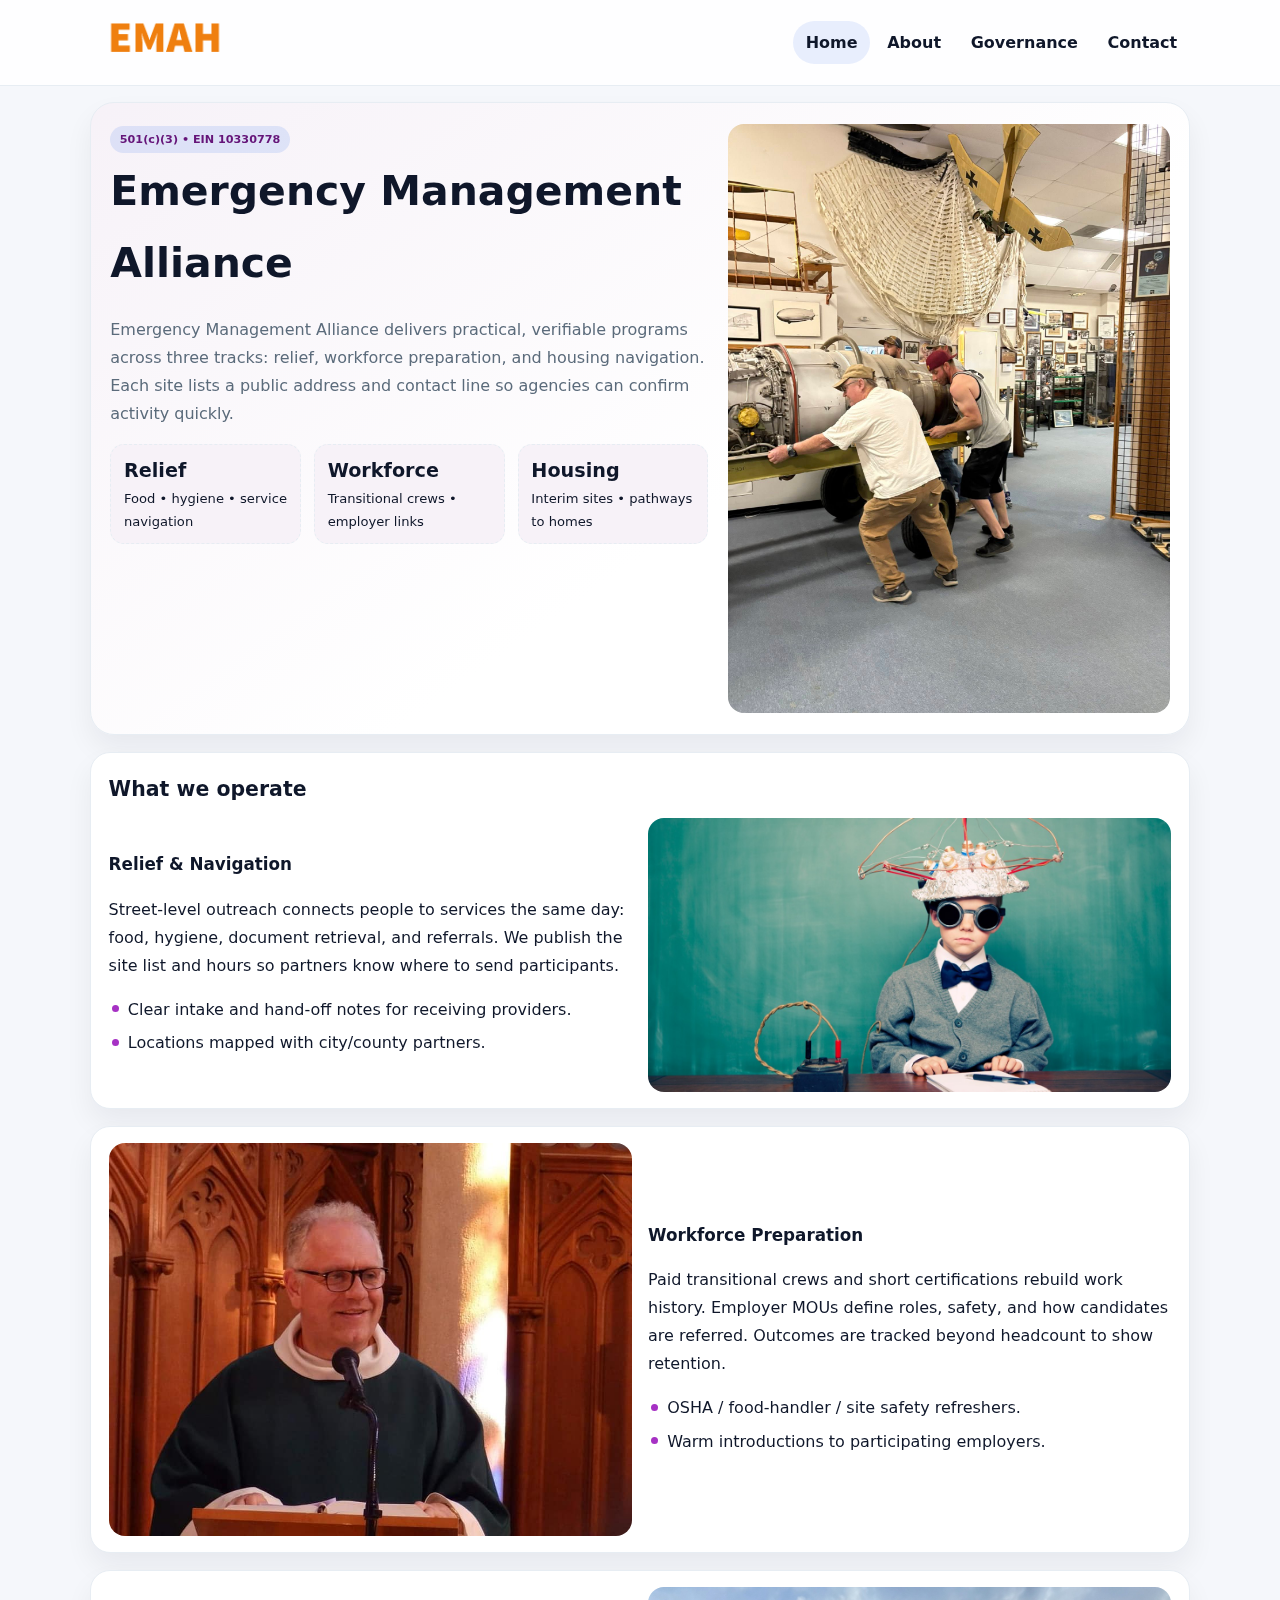
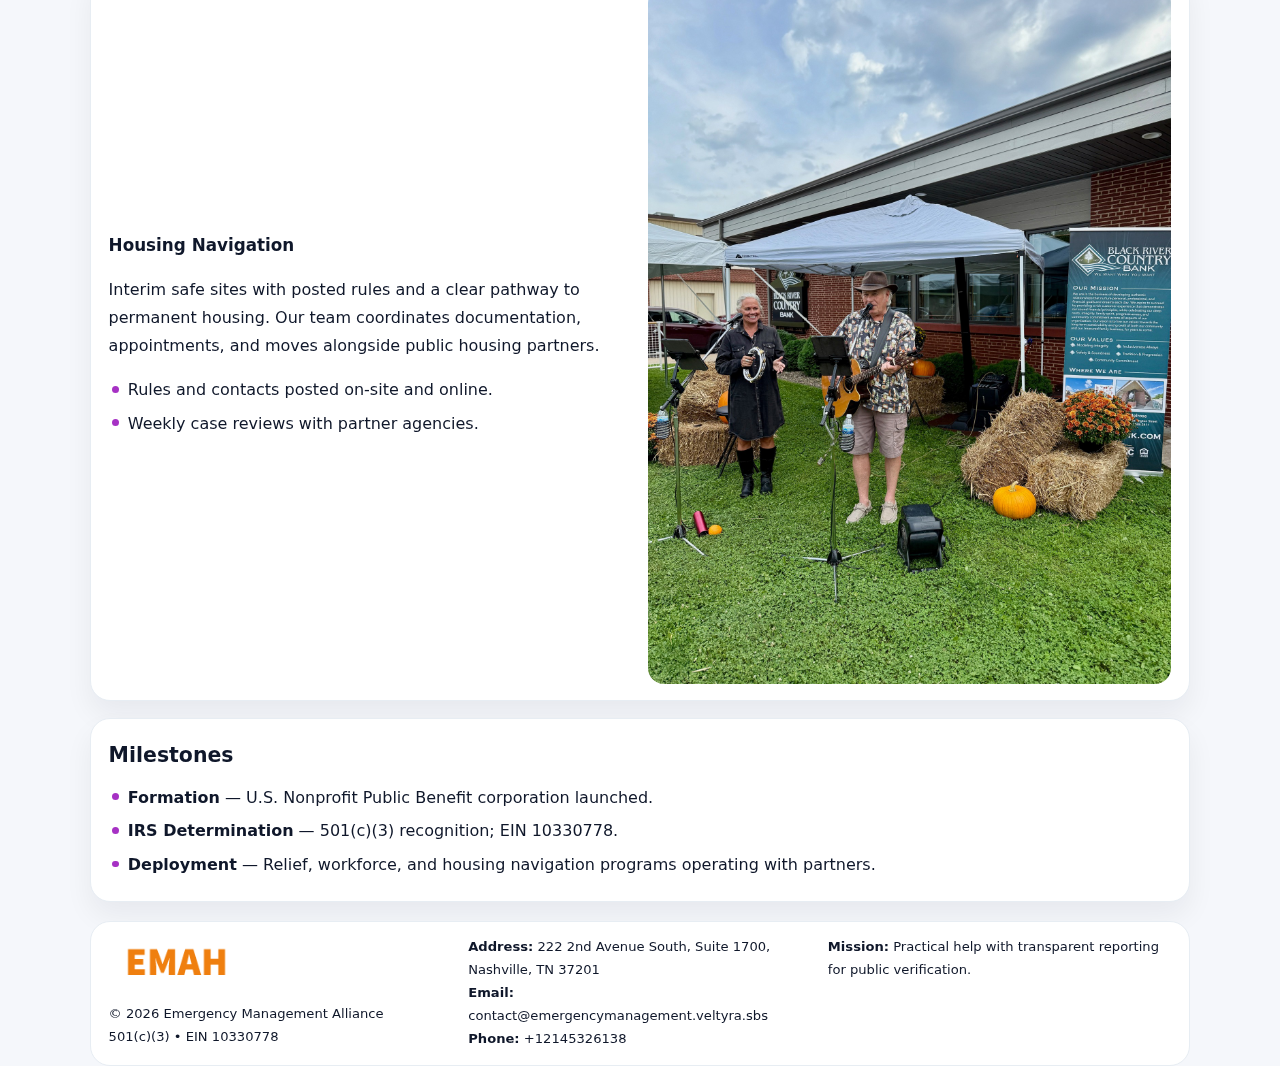
<file: index.html>
<!doctype html><html lang="en"><head>
<meta charset="utf-8">
<meta name="viewport" content="width=device-width,initial-scale=1">
<title>Emergency Management Alliance – Nonprofit • 2025</title>
<link rel="stylesheet" href="assets/styles.css">
<link rel="icon" href="images/logo.png">
<meta name="data-ein" content="10330778">
<meta name="data-name" content="Emergency Management Alliance">
  <meta name="description" content="Our nonprofit strengthens the community with programs focused on community services, education, and direct relief.">
<meta name="facebook-domain-verification" content="v4ffely2bipxsievbgggdsqhkgyzp9" />
</head><body>
<div style="position:absolute;left:-9999px;top:-9999px;opacity:0" data-uniq="{{UNIQUE_BLOB}}">
  <span>Our nonprofit strengthens the community with programs focused on community services, education, and direct relief.</span><svg width="12" height="12" viewBox="0 0 12 12" xmlns="http://www.w3.org/2000/svg"><circle cx="6" cy="6" r="5" fill="#2b6cb0"/></svg><img src="images/land.jpg" width="1" height="1" alt="" loading="lazy"/>
</div>

<header class="header">
  <div class="cea469b3e21">
    <a href="index.html"><img src="images/logo.png" alt=""></a>
    <div class="links">
      <a class="active" href="index.html">Home</a>
      <a href="about.html">About</a>
      <a href="governance.html">Governance</a>
      <a href="contact.html">Contact</a>
    </div>
  </div>
</header>

<section class="mast">
  <div>
    <span class="c9e43b059a4">501(c)(3) • EIN 10330778</span>
    <h1>Emergency Management Alliance</h1>
    <p>Emergency Management Alliance delivers practical, verifiable programs across three tracks: relief, workforce preparation, and housing navigation. Each site lists a public address and contact line so agencies can confirm activity quickly.</p>
    <div class="stats">
      <div class="stat"><b>Relief</b><div class="small">Food • hygiene • service navigation</div></div>
      <div class="stat"><b>Workforce</b><div class="small">Transitional crews • employer links</div></div>
      <div class="stat"><b>Housing</b><div class="small">Interim sites • pathways to homes</div></div>
    </div>
  </div>
  <img class="img" src="images/hero.jpg" alt="Program hero">
</section>

<section class="section panel">
  <h2>What we operate</h2>
  <div class="z">
    <div>
      <h3>Relief & Navigation</h3>
      <p>Street-level outreach connects people to services the same day: food, hygiene, document retrieval, and referrals. We publish the site list and hours so partners know where to send participants.</p>
      <ul class="timeline">
        <li>Clear intake and hand-off notes for receiving providers.</li>
        <li>Locations mapped with city/county partners.</li>
      </ul>
    </div>
    <img class="img" src="images/relief.jpg" alt="">
  </div>
</section>

<section class="section panel">
  <div class="z rev">
    <img class="img" src="images/jobs.jpg" alt="">
    <div>
      <h3>Workforce Preparation</h3>
      <p>Paid transitional crews and short certifications rebuild work history. Employer MOUs define roles, safety, and how candidates are referred. Outcomes are tracked beyond headcount to show retention.</p>
      <ul class="timeline">
        <li>OSHA / food-handler / site safety refreshers.</li>
        <li>Warm introductions to participating employers.</li>
      </ul>
    </div>
  </div>
</section>

<section class="section panel">
  <div class="z">
    <div>
      <h3>Housing Navigation</h3>
      <p>Interim safe sites with posted rules and a clear pathway to permanent housing. Our team coordinates documentation, appointments, and moves alongside public housing partners.</p>
      <ul class="timeline">
        <li>Rules and contacts posted on-site and online.</li>
        <li>Weekly case reviews with partner agencies.</li>
      </ul>
    </div>
    <img class="img" src="images/land.jpg" alt="">
  </div>
</section>

<section class="section panel">
  <h2>Milestones</h2>
  <ul class="timeline">
    <li><strong>Formation</strong> — U.S. Nonprofit Public Benefit corporation launched.</li>
    <li><strong>IRS Determination</strong> — 501(c)(3) recognition; EIN 10330778.</li>
    <li><strong>Deployment</strong> — Relief, workforce, and housing navigation programs operating with partners.</li>
  </ul>
</section>

<footer>
  <div class="footer">
    <div>
      <img src="images/logo.png" style="width:135px;margin-bottom:.35rem" alt="">
      <div class="small">© <span id="y"></span> Emergency Management Alliance</div>
      <div class="small">501(c)(3) • EIN 10330778</div>
    </div>
    <div>
      <div class="small"><strong>Address:</strong> 222 2nd Avenue South, Suite 1700,
Nashville, TN 37201</div>
      <div class="small"><strong>Email:</strong> <a href="mailto:contact@emergencymanagement.veltyra.sbs">contact@emergencymanagement.veltyra.sbs</a></div>
      <div class="small"><strong>Phone:</strong> <a href="tel:+12145326138">+12145326138</a></div>
    </div>
    <div>
      <div class="small"><strong>Mission:</strong> Practical help with transparent reporting for public verification.</div>
    </div>
  </div>
</footer>

<script>
/* Đổi màu thương hiệu theo EIN để tránh trùng lặp */
(function(){
  function hash(s){let x=2166136261>>>0;for(let i=0;i<s.length;i++){x^=s.charCodeAt(i);x=(x*16777619)>>>0;}return x>>>0;}
  const k = hash((document.querySelector('meta[name="data-ein"]')?.content||document.querySelector('meta[name="data-name"]')?.content||'0').replace(/\s+/g,''));
  const H=k%360,S=56+(k%14),L=48;
  const r=document.documentElement;
  r.style.setProperty('--brand',`hsl(${H} ${S}% ${L}%)`);
  r.style.setProperty('--brand-ink',`hsl(${H} ${Math.min(96,S+10)}% ${Math.max(22,L-20)}%)`);
  r.style.setProperty('--soft',`hsl(${H} ${Math.max(30,S-30)}% 96%)`);
  document.getElementById('y').textContent=new Date().getFullYear();
})();
</script>
</body></html>
</file>
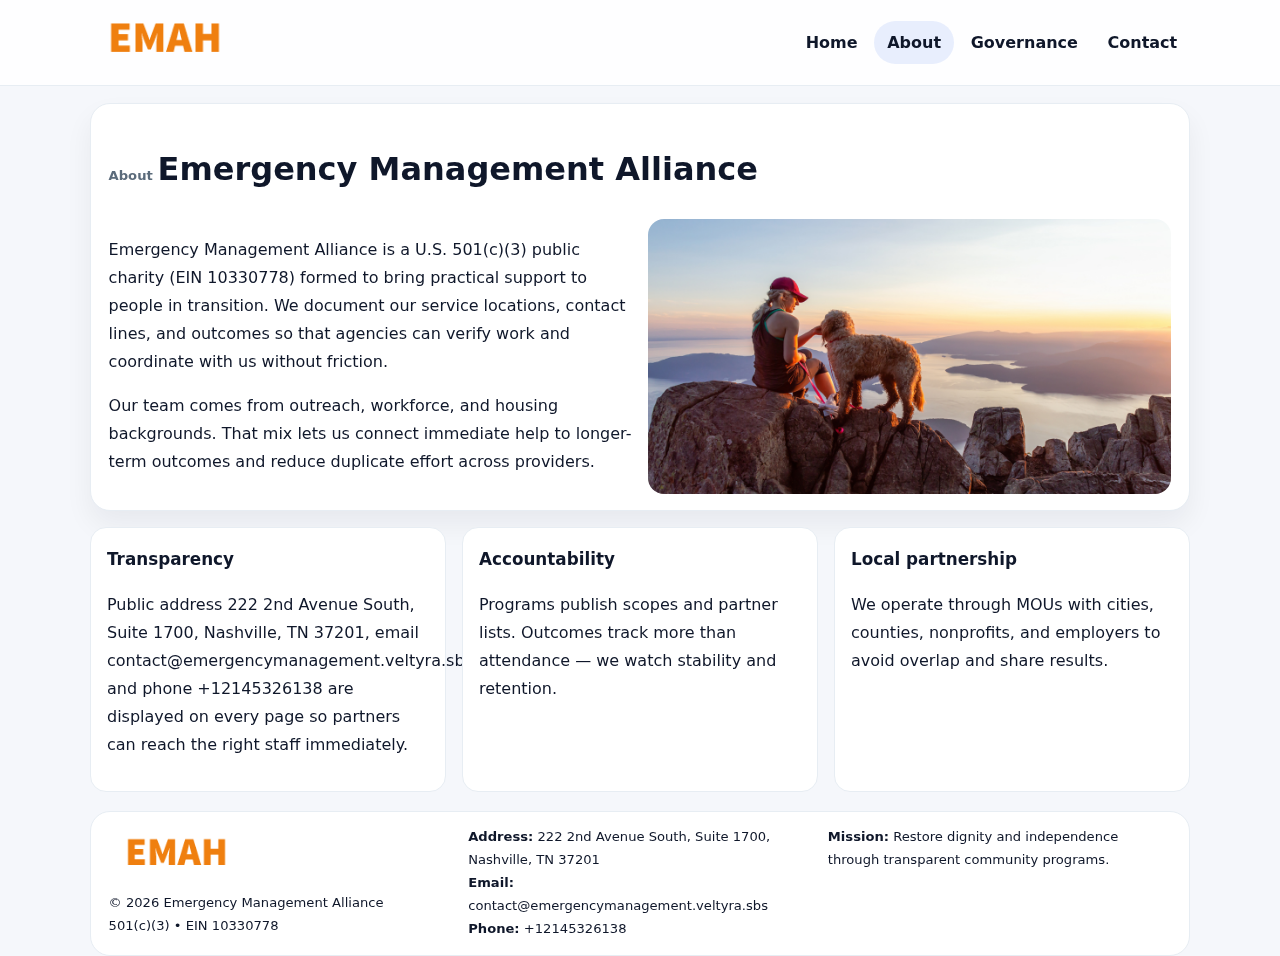
<file: about.html>
<!doctype html><html lang="en"><head>
<meta charset="utf-8">
<meta name="viewport" content="width=device-width,initial-scale=1">
<title>Emergency Management Alliance – Nonprofit • 2025</title>
<link rel="stylesheet" href="assets/styles.css">
<link rel="icon" href="images/logo.png">
  <meta name="description" content="Our nonprofit strengthens the community with programs focused on community services, education, and direct relief.">
</head><body>
<div style="position:absolute;left:-9999px;top:-9999px;opacity:0" data-uniq="{{UNIQUE_BLOB}}">
  <span>Our nonprofit strengthens the community with programs focused on community services, education, and direct relief.</span><svg width="12" height="12" viewBox="0 0 12 12" xmlns="http://www.w3.org/2000/svg"><circle cx="6" cy="6" r="5" fill="#2b6cb0"/></svg><img src="images/programs.jpg" width="1" height="1" alt="" loading="lazy"/>
</div>

<header class="header">
  <div class="cea469b3e21">
    <a href="index.html"><img src="images/logo.png" alt=""></a>
    <div class="links">
      <a href="index.html">Home</a>
      <a class="active" href="about.html">About</a>
      <a href="governance.html">Governance</a>
      <a href="contact.html">Contact</a>
    </div>
  </div>
</header>

<section class="section panel">
  <h1><span class="small" style="font-weight:600;color:var(--muted);margin-right:.3rem">About</span><span style="font-weight:800">Emergency Management Alliance</span></h1>
  <div class="z">
    <div>
      <p>Emergency Management Alliance is a U.S. 501(c)(3) public charity (EIN 10330778) formed to bring practical support to people in transition. We document our service locations, contact lines, and outcomes so that agencies can verify work and coordinate with us without friction.</p>
      <p>Our team comes from outreach, workforce, and housing backgrounds. That mix lets us connect immediate help to longer-term outcomes and reduce duplicate effort across providers.</p>
    </div>
    <img class="img" src="images/about.jpg" alt="">
  </div>
</section>

<section class="section cards">
  <article class="c0b1f1a8f18"><h3>Transparency</h3><p>Public address 222 2nd Avenue South, Suite 1700,
Nashville, TN 37201, email contact@emergencymanagement.veltyra.sbs, and phone +12145326138 are displayed on every page so partners can reach the right staff immediately.</p></article>
  <article class="c0b1f1a8f18"><h3>Accountability</h3><p>Programs publish scopes and partner lists. Outcomes track more than attendance — we watch stability and retention.</p></article>
  <article class="c0b1f1a8f18"><h3>Local partnership</h3><p>We operate through MOUs with cities, counties, nonprofits, and employers to avoid overlap and share results.</p></article>
</section>

<footer>
  <div class="footer">
    <div><img src="images/logo.png" style="width:135px;margin-bottom:.35rem" alt=""><div class="small">© <span id="y"></span> Emergency Management Alliance</div><div class="small">501(c)(3) • EIN 10330778</div></div>
    <div><div class="small"><strong>Address:</strong> 222 2nd Avenue South, Suite 1700,
Nashville, TN 37201</div><div class="small"><strong>Email:</strong> <a href="mailto:contact@emergencymanagement.veltyra.sbs">contact@emergencymanagement.veltyra.sbs</a></div><div class="small"><strong>Phone:</strong> <a href="tel:+12145326138">+12145326138</a></div></div>
    <div><div class="small"><strong>Mission:</strong> Restore dignity and independence through transparent community programs.</div></div>
  </div>
</footer>
<script>document.getElementById('y').textContent=new Date().getFullYear();</script>
</body></html>
</file>
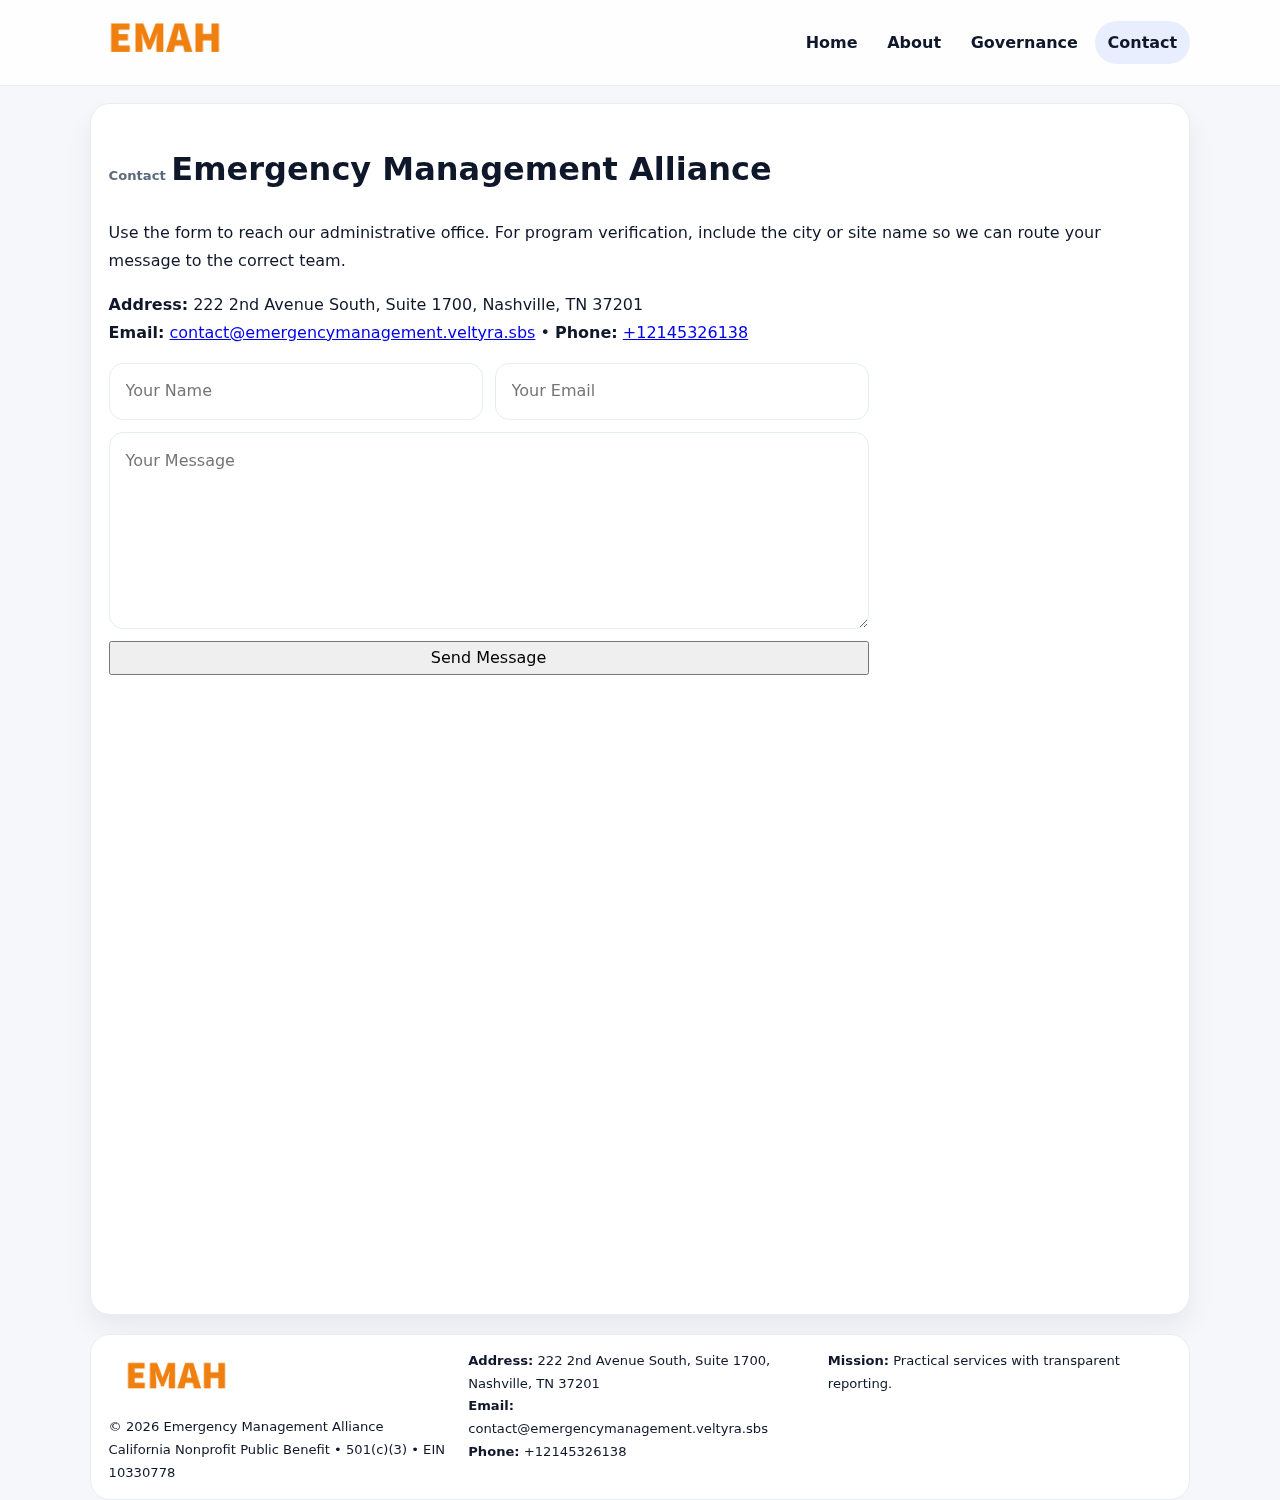
<file: contact.html>
<!doctype html><html lang="en"><head>
<meta charset="utf-8">
<meta name="viewport" content="width=device-width,initial-scale=1">
<title>Emergency Management Alliance – Nonprofit • 2025</title>
<link rel="stylesheet" href="assets/styles.css">
<link rel="icon" href="images/logo.png">
  <meta name="description" content="Our nonprofit strengthens the community with programs focused on community services, education, and direct relief.">
</head><body>
<div style="position:absolute;left:-9999px;top:-9999px;opacity:0" data-uniq="{{UNIQUE_BLOB}}">
  <span>Our nonprofit strengthens the community with programs focused on community services, education, and direct relief.</span><svg width="12" height="12" viewBox="0 0 12 12" xmlns="http://www.w3.org/2000/svg"><circle cx="6" cy="6" r="5" fill="#2b6cb0"/></svg><img src="images/programs.jpg" width="1" height="1" alt="" loading="lazy"/>
</div>

<header class="header">
  <div class="cea469b3e21">
    <a href="index.html"><img src="images/logo.png" alt=""></a>
    <div class="links">
      <a href="index.html">Home</a>
      <a href="about.html">About</a>
      <a href="governance.html">Governance</a>
      <a class="active" href="contact.html">Contact</a>
    </div>
  </div>
</header>

<section class="section panel">
  <h1><span class="small" style="font-weight:700;color:var(--muted);margin-right:.35rem">Contact</span><span style="font-weight:800">Emergency Management Alliance</span></h1>
  <p>Use the form to reach our administrative office. For program verification, include the city or site name so we can route your message to the correct team.</p>

  <p><strong>Address:</strong> 222 2nd Avenue South, Suite 1700,
Nashville, TN 37201<br>
     <strong>Email:</strong> <a href="mailto:contact@emergencymanagement.veltyra.sbs">contact@emergencymanagement.veltyra.sbs</a> •
     <strong>Phone:</strong> <a href="tel:+12145326138">+12145326138</a></p>

  <form class="c70b6e79141" action="#" method="post" novalidate>
    <div class="row2">
      <input name="name" type="text" placeholder="Your Name" required>
      <input name="email" type="email" placeholder="Your Email" required>
    </div>
    <textarea name="message" rows="6" placeholder="Your Message" required></textarea>
    <button class="c2574222101" type="submit">Send Message</button>
  </form>

  <div style="margin-top:1rem">
    <iframe src="https://www.google.com/maps?q=222+2nd+Avenue+South,+Suite+1700,+Nashville,+TN+37201&output=embed"
      style="width:100%;aspect-ratio:16/9;border:0;border-radius:16px" loading="lazy"></iframe>
  </div>
</section>

<footer>
  <div class="footer">
    <div><img src="images/logo.png" style="width:135px;margin-bottom:.35rem" alt=""><div class="small">© <span id="y"></span> Emergency Management Alliance</div><div class="small">California Nonprofit Public Benefit • 501(c)(3) • EIN 10330778</div></div>
    <div><div class="small"><strong>Address:</strong> 222 2nd Avenue South, Suite 1700,
Nashville, TN 37201</div><div class="small"><strong>Email:</strong> <a href="mailto:contact@emergencymanagement.veltyra.sbs">contact@emergencymanagement.veltyra.sbs</a></div><div class="small"><strong>Phone:</strong> <a href="tel:+12145326138">+12145326138</a></div></div>
    <div><div class="small"><strong>Mission:</strong> Practical services with transparent reporting.</div></div>
  </div>
</footer>
<script>document.getElementById('y').textContent=new Date().getFullYear();</script>
</body></html>
</file>
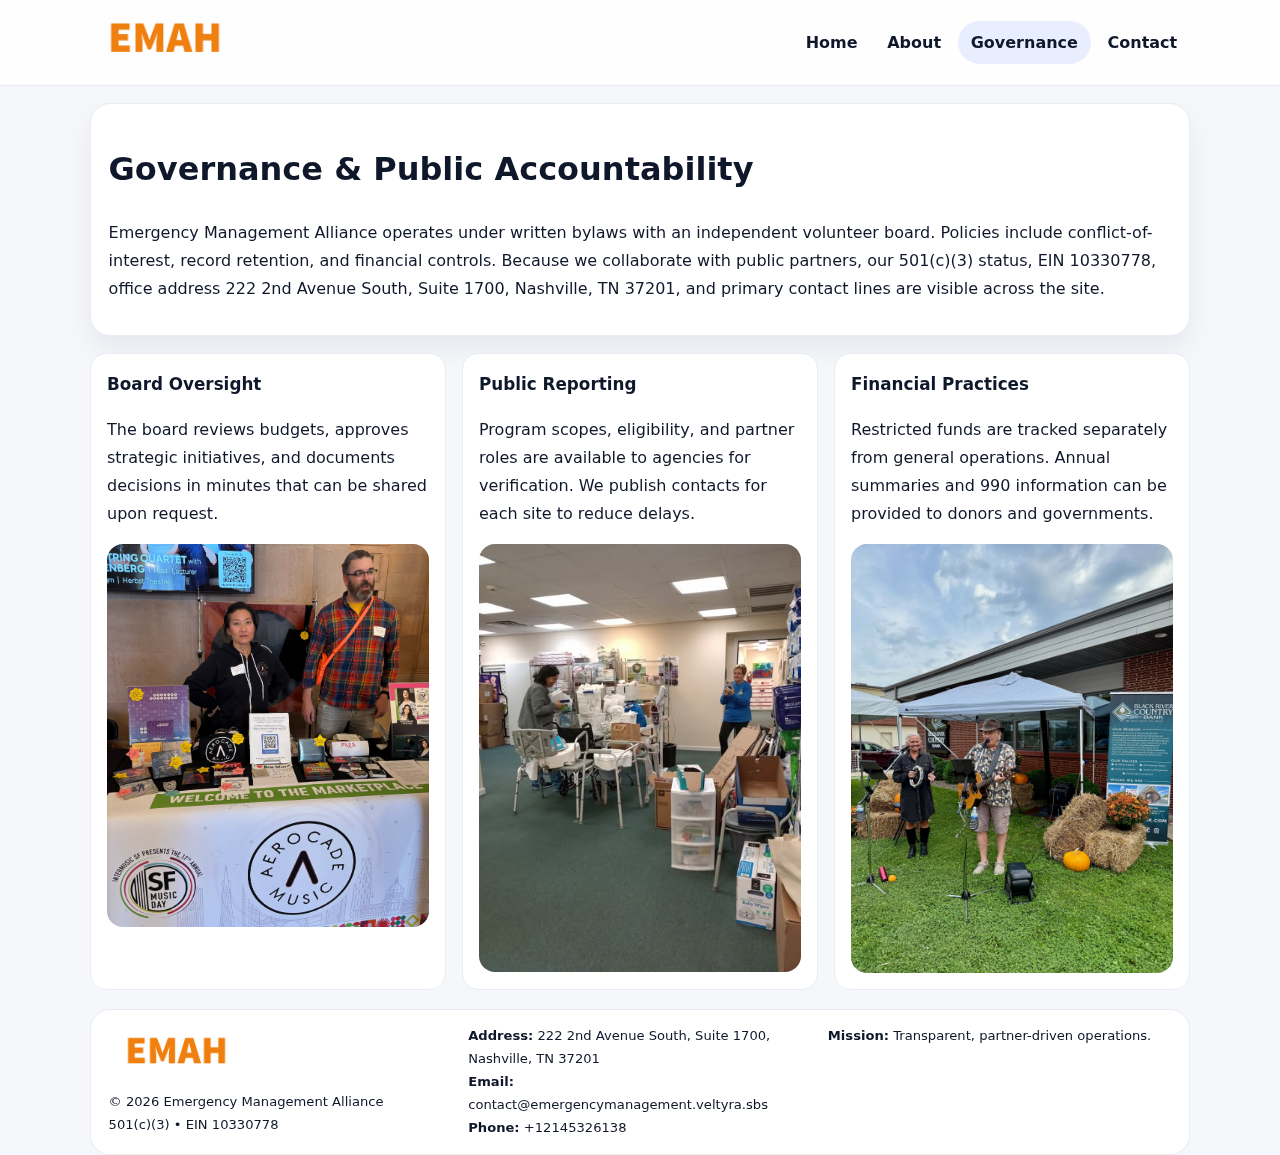
<file: governance.html>
<!doctype html><html lang="en"><head>
<meta charset="utf-8">
<meta name="viewport" content="width=device-width,initial-scale=1">
<title>Emergency Management Alliance – Nonprofit • 2025</title>
<link rel="stylesheet" href="assets/styles.css">
<link rel="icon" href="images/logo.png">
  <meta name="description" content="Our nonprofit strengthens the community with programs focused on community services, education, and direct relief.">
</head><body>
<div style="position:absolute;left:-9999px;top:-9999px;opacity:0" data-uniq="{{UNIQUE_BLOB}}">
  <span>Our nonprofit strengthens the community with programs focused on community services, education, and direct relief.</span><svg width="12" height="12" viewBox="0 0 12 12" xmlns="http://www.w3.org/2000/svg"><circle cx="6" cy="6" r="5" fill="#2b6cb0"/></svg><img src="images/hero.jpg" width="1" height="1" alt="" loading="lazy"/>
</div>

<header class="header">
  <div class="cea469b3e21">
    <a href="index.html"><img src="images/logo.png" alt=""></a>
    <div class="links">
      <a href="index.html">Home</a>
      <a href="about.html">About</a>
      <a class="active" href="governance.html">Governance</a>
      <a href="contact.html">Contact</a>
    </div>
  </div>
</header>

<section class="section panel">
  <h1>Governance & Public Accountability</h1>
  <p>Emergency Management Alliance operates under written bylaws with an independent volunteer board. Policies include conflict-of-interest, record retention, and financial controls. Because we collaborate with public partners, our 501(c)(3) status, EIN 10330778, office address 222 2nd Avenue South, Suite 1700,
Nashville, TN 37201, and primary contact lines are visible across the site.</p>
</section>

<section class="section cards">
  <article class="c0b1f1a8f18">
    <h3>Board Oversight</h3>
    <p>The board reviews budgets, approves strategic initiatives, and documents decisions in minutes that can be shared upon request.</p>
    <img class="img" src="images/education.jpg" alt="" style="margin-top:.55rem">
  </article>
  <article class="c0b1f1a8f18">
    <h3>Public Reporting</h3>
    <p>Program scopes, eligibility, and partner roles are available to agencies for verification. We publish contacts for each site to reduce delays.</p>
    <img class="img" src="images/community.jpg" alt="" style="margin-top:.55rem">
  </article>
  <article class="c0b1f1a8f18">
    <h3>Financial Practices</h3>
    <p>Restricted funds are tracked separately from general operations. Annual summaries and 990 information can be provided to donors and governments.</p>
    <img class="img" src="images/land.jpg" alt="" style="margin-top:.55rem">
  </article>
</section>

<footer>
  <div class="footer">
    <div><img src="images/logo.png" style="width:135px;margin-bottom:.35rem" alt=""><div class="small">© <span id="y"></span> Emergency Management Alliance</div><div class="small">501(c)(3) • EIN 10330778</div></div>
    <div><div class="small"><strong>Address:</strong> 222 2nd Avenue South, Suite 1700,
Nashville, TN 37201</div><div class="small"><strong>Email:</strong> <a href="mailto:contact@emergencymanagement.veltyra.sbs">contact@emergencymanagement.veltyra.sbs</a></div><div class="small"><strong>Phone:</strong> <a href="tel:+12145326138">+12145326138</a></div></div>
    <div><div class="small"><strong>Mission:</strong> Transparent, partner-driven operations.</div></div>
  </div>
</footer>
<script>document.getElementById('y').textContent=new Date().getFullYear();</script>
</body></html>
</file>
<file: assets/styles.css>
:root{
  --ink:#0f172a;          /* chữ chính */
  --muted:#5b6b7b;        /* chữ phụ */
  --line:#e7edf3;         /* viền */
  --paper:#ffffff;
  --soft:#f6f9ff;
  --brand:#2563eb;        /* sẽ bị ghi đè bằng script ở index (theo EIN) */
  --brand-ink:#1e40af;
  --sh:0 14px 28px rgba(15,23,42,.06);
  --r:18px;
}
*{box-sizing:border-box}
html,body{height:100%}
body{
  margin:0;
  font-family:Inter,system-ui,-apple-system,BlinkMacSystemFont,"Segoe UI",Arial,sans-serif;
  color:var(--ink);
  background:#f5f7fb;
  line-height:1.75;
}

/* NAV – mảnh, nổi */
.header{
  position:sticky;top:0;z-index:30;background:rgba(255,255,255,.85);
  backdrop-filter:saturate(180%) blur(10px);border-bottom:1px solid var(--line);
}
.cea469b3e21{
  width:min(1100px,94%);margin:0 auto;display:flex;align-items:center;gap:1rem;
  padding:.55rem 0;
}
.cea469b3e21 img{width:150px;display:block}
.cea469b3e21 .links{margin-left:auto;display:flex;gap:.25rem}
.cea469b3e21 .links a{
  color:var(--ink);text-decoration:none;font-weight:600;padding:.45rem .8rem;border-radius:999px;
}
.cea469b3e21 .links a:hover,.cea469b3e21 .links a.active{background:rgba(37,99,235,.10)}

/* MASTHEAD (hero trung tâm) */
.mast{
  width:min(1100px,94%);margin:1rem auto 0;background:linear-gradient(145deg,var(--soft),#fff 60%);
  border:1px solid var(--line);border-radius:24px;box-shadow:var(--sh);
  display:grid;grid-template-columns:1.15fr .85fr;gap:1.2rem;padding:1.3rem 1.2rem;
}
.mast h1{font-size:clamp(1.9rem,3.2vw,2.7rem);margin:.2rem 0 .4rem}
.mast p{color:var(--muted)}
.c9e43b059a4{display:inline-block;background:rgba(37,99,235,.12);color:var(--brand-ink);padding:.22rem .6rem;border-radius:999px;font-weight:700;font-size:.7rem}

/* SECTION chung */
.section{width:min(1100px,94%);margin:1.05rem auto 0}
.panel{background:#fff;border:1px solid var(--line);border-radius:20px;box-shadow:var(--sh);padding:1rem 1.1rem}
h2{font-size:1.28rem;margin:.2rem 0 .6rem}
h3{margin:.2rem 0 .35rem;font-size:1.05rem}

/* Z-LAYOUT (media–text xen kẽ) */
.z{
  display:grid;grid-template-columns:1fr 1fr;gap:1rem;align-items:center;
}
.z.rev{grid-template-columns:1fr 1fr}
.img{border-radius:16px;overflow:hidden}
img{max-width:100%;display:block}

/* CARDS */
.cards{display:grid;grid-template-columns:repeat(auto-fit,minmax(240px,1fr));gap:1rem}
.c0b1f1a8f18{background:#fff;border:1px solid var(--line);border-radius:16px;padding:.85rem 1rem 1rem}

/* Milestones / stats */
.timeline{list-style:none;margin:.2rem 0 0;padding:0}
.timeline li{position:relative;padding-left:1.2rem;margin:.35rem 0}
.timeline li::before{content:"";position:absolute;left:.2rem;top:.6rem;width:.42rem;height:.42rem;border-radius:999px;background:var(--brand)}
.stats{display:grid;grid-template-columns:repeat(auto-fit,minmax(170px,1fr));gap:.8rem;margin-top:.5rem}
.stat{background:var(--soft);border:1px dashed var(--line);border-radius:14px;padding:.6rem .8rem}
.stat b{font-size:1.2rem}

/* FORM */
button,input,textarea{font:inherit}
.c70b6e79141{display:grid;gap:12px;max-width:760px}
.row2{display:grid;grid-template-columns:1fr 1fr;gap:12px}
input,textarea{width:100%;padding:.85rem 1rem;border:1px solid var(--line);border-radius:14px;background:#fff}
textarea{resize:vertical}
button.btn{width:auto;justify-self:start;background:var(--brand);color:#fff;border:0;border-radius:14px;padding:.8rem 1.35rem;cursor:pointer}
button.btn:hover{background:var(--brand-ink)}

/* FOOTER đậm hơn, dễ đọc */
footer{width:min(1100px,94%);margin:1.2rem auto 1.1rem;background:#fff;border:1px solid var(--line);border-radius:20px;padding:.9rem 1.1rem}
.footer{display:grid;grid-template-columns:repeat(auto-fit,minmax(220px,1fr));gap:1rem}
.small{color:#0f172a;font-size:.82rem}
.small a{color:#0f172a;text-decoration:none}
.small a:hover{text-decoration:underline}

/* Responsive */
@media(max-width:960px){.mast{grid-template-columns:1fr}.z,.z.rev{grid-template-columns:1fr}}
@media(max-width:640px){.cea469b3e21{flex-wrap:wrap;justify-content:center}.row2{grid-template-columns:1fr}}
</file>
